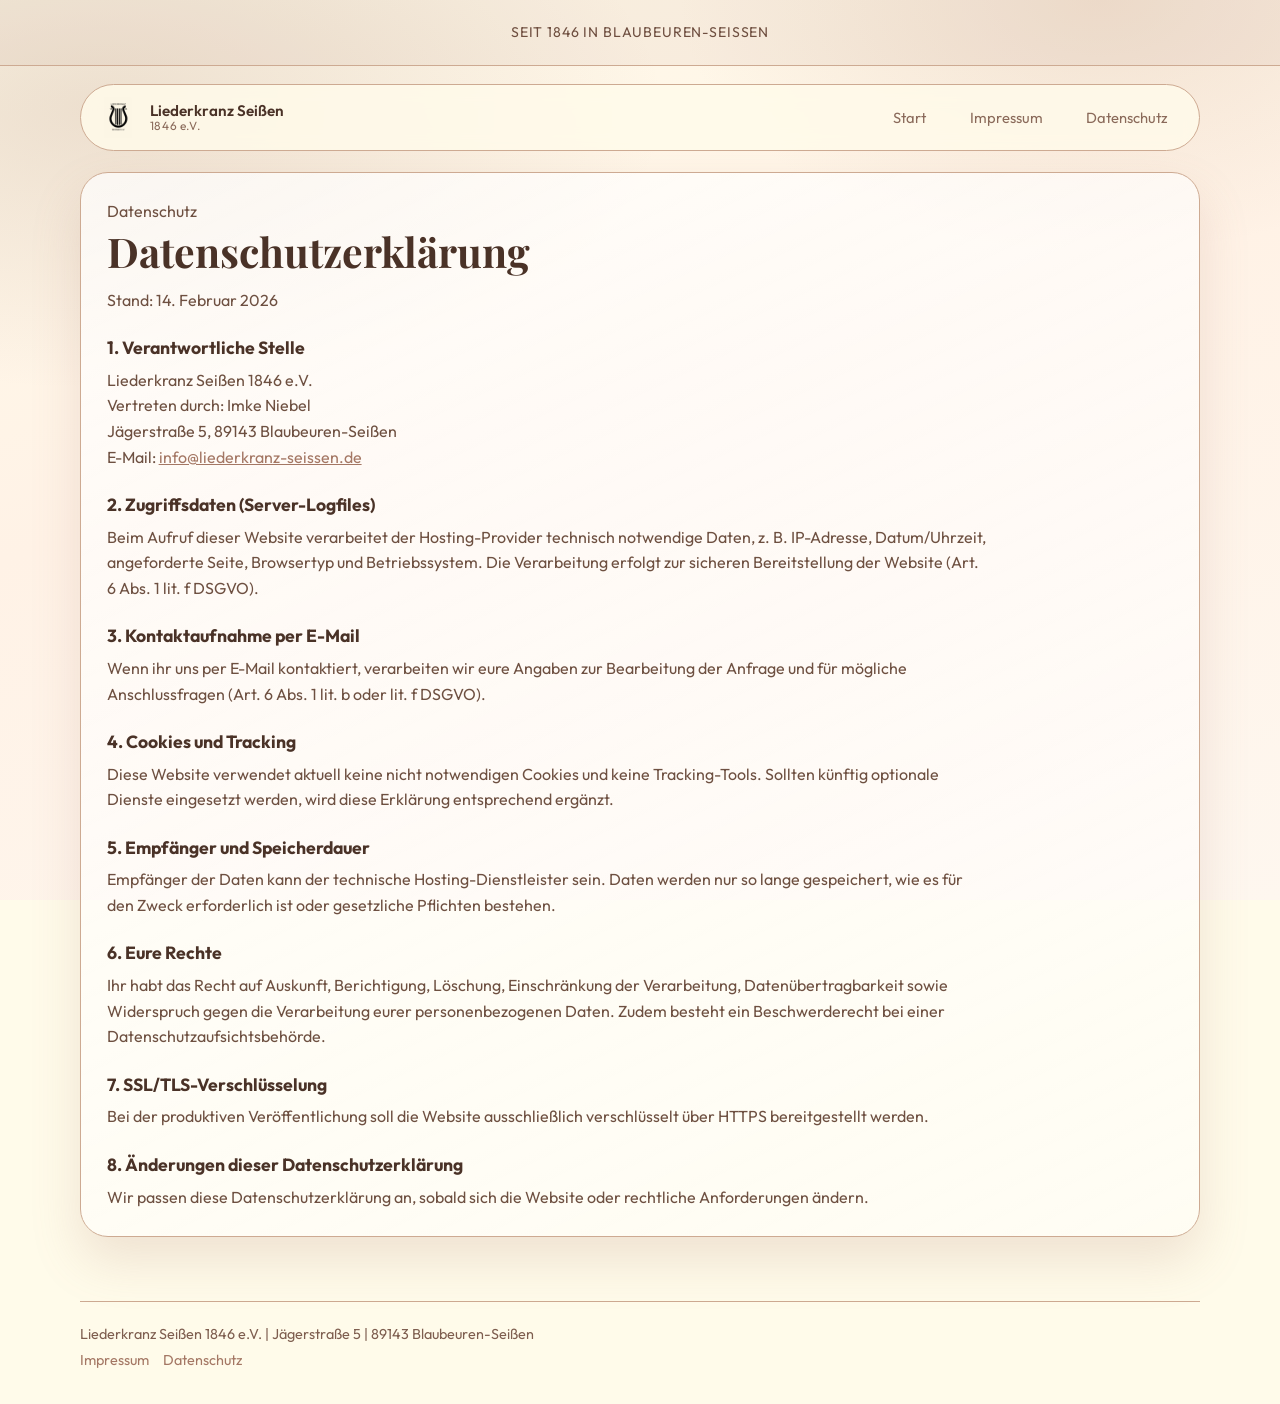
<file: datenschutz.html>
<!doctype html>
<html lang="de">
  <head>
    <meta charset="UTF-8" />
    <meta name="viewport" content="width=device-width, initial-scale=1.0" />
    <title>Datenschutz | Liederkranz Seißen 1846 e.V.</title>
    <meta name="description" content="Datenschutzerklärung des Liederkranz Seißen 1846 e.V." />
    <link rel="preconnect" href="https://fonts.googleapis.com" />
    <link rel="preconnect" href="https://fonts.gstatic.com" crossorigin />
    <link
      href="https://fonts.googleapis.com/css2?family=Outfit:wght@300;400;500;600;700&family=Playfair+Display:wght@500;600;700&display=swap"
      rel="stylesheet"
    />
    <link rel="stylesheet" href="styles.css" />
  </head>
  <body>
    <div class="page-bg" aria-hidden="true"></div>

    <header class="topbar">
      <p>Seit 1846 in Blaubeuren-Seißen</p>
    </header>

    <header class="site-header">
      <a class="brand" href="index.html" aria-label="Startseite Liederkranz Seißen">
        <img class="brand-logo" src="Images/logo-transparent.png" alt="Logo Liederkranz Seißen" />
        <span class="brand-text">
          <strong>Liederkranz Seißen</strong>
          <small>1846 e.V.</small>
        </span>
      </a>
      <nav aria-label="Hauptnavigation">
        <a href="index.html">Start</a>
        <a href="impressum.html">Impressum</a>
        <a href="datenschutz.html">Datenschutz</a>
      </nav>
    </header>

    <main class="legal-main">
      <section class="legal-card reveal">
        <p class="eyebrow">Datenschutz</p>
        <h1>Datenschutzerklärung</h1>
        <p>Stand: 14. Februar 2026</p>

        <h2>1. Verantwortliche Stelle</h2>
        <p>
          Liederkranz Seißen 1846 e.V.<br />
          Vertreten durch: Imke Niebel<br />
          Jägerstraße 5, 89143 Blaubeuren-Seißen<br />
          E-Mail:
          <a href="mailto:info@liederkranz-seissen.de">info@liederkranz-seissen.de</a>
        </p>

        <h2>2. Zugriffsdaten (Server-Logfiles)</h2>
        <p>
          Beim Aufruf dieser Website verarbeitet der Hosting-Provider technisch notwendige Daten,
          z. B. IP-Adresse, Datum/Uhrzeit, angeforderte Seite, Browsertyp und Betriebssystem.
          Die Verarbeitung erfolgt zur sicheren Bereitstellung der Website (Art. 6 Abs. 1 lit. f DSGVO).
        </p>

        <h2>3. Kontaktaufnahme per E-Mail</h2>
        <p>
          Wenn ihr uns per E-Mail kontaktiert, verarbeiten wir eure Angaben zur Bearbeitung der
          Anfrage und für mögliche Anschlussfragen (Art. 6 Abs. 1 lit. b oder lit. f DSGVO).
        </p>

        <h2>4. Cookies und Tracking</h2>
        <p>
          Diese Website verwendet aktuell keine nicht notwendigen Cookies und keine Tracking-Tools.
          Sollten künftig optionale Dienste eingesetzt werden, wird diese Erklärung entsprechend ergänzt.
        </p>

        <h2>5. Empfänger und Speicherdauer</h2>
        <p>
          Empfänger der Daten kann der technische Hosting-Dienstleister sein. Daten werden nur so
          lange gespeichert, wie es für den Zweck erforderlich ist oder gesetzliche Pflichten bestehen.
        </p>

        <h2>6. Eure Rechte</h2>
        <p>
          Ihr habt das Recht auf Auskunft, Berichtigung, Löschung, Einschränkung der Verarbeitung,
          Datenübertragbarkeit sowie Widerspruch gegen die Verarbeitung eurer personenbezogenen Daten.
          Zudem besteht ein Beschwerderecht bei einer Datenschutzaufsichtsbehörde.
        </p>

        <h2>7. SSL/TLS-Verschlüsselung</h2>
        <p>
          Bei der produktiven Veröffentlichung soll die Website ausschließlich verschlüsselt über
          HTTPS bereitgestellt werden.
        </p>

        <h2>8. Änderungen dieser Datenschutzerklärung</h2>
        <p>
          Wir passen diese Datenschutzerklärung an, sobald sich die Website oder rechtliche
          Anforderungen ändern.
        </p>
      </section>
    </main>

    <footer>
      <p>Liederkranz Seißen 1846 e.V. | Jägerstraße 5 | 89143 Blaubeuren-Seißen</p>
      <p class="footer-links">
        <a href="impressum.html">Impressum</a>
        <a href="datenschutz.html">Datenschutz</a>
      </p>
    </footer>
  </body>
</html>
</file>
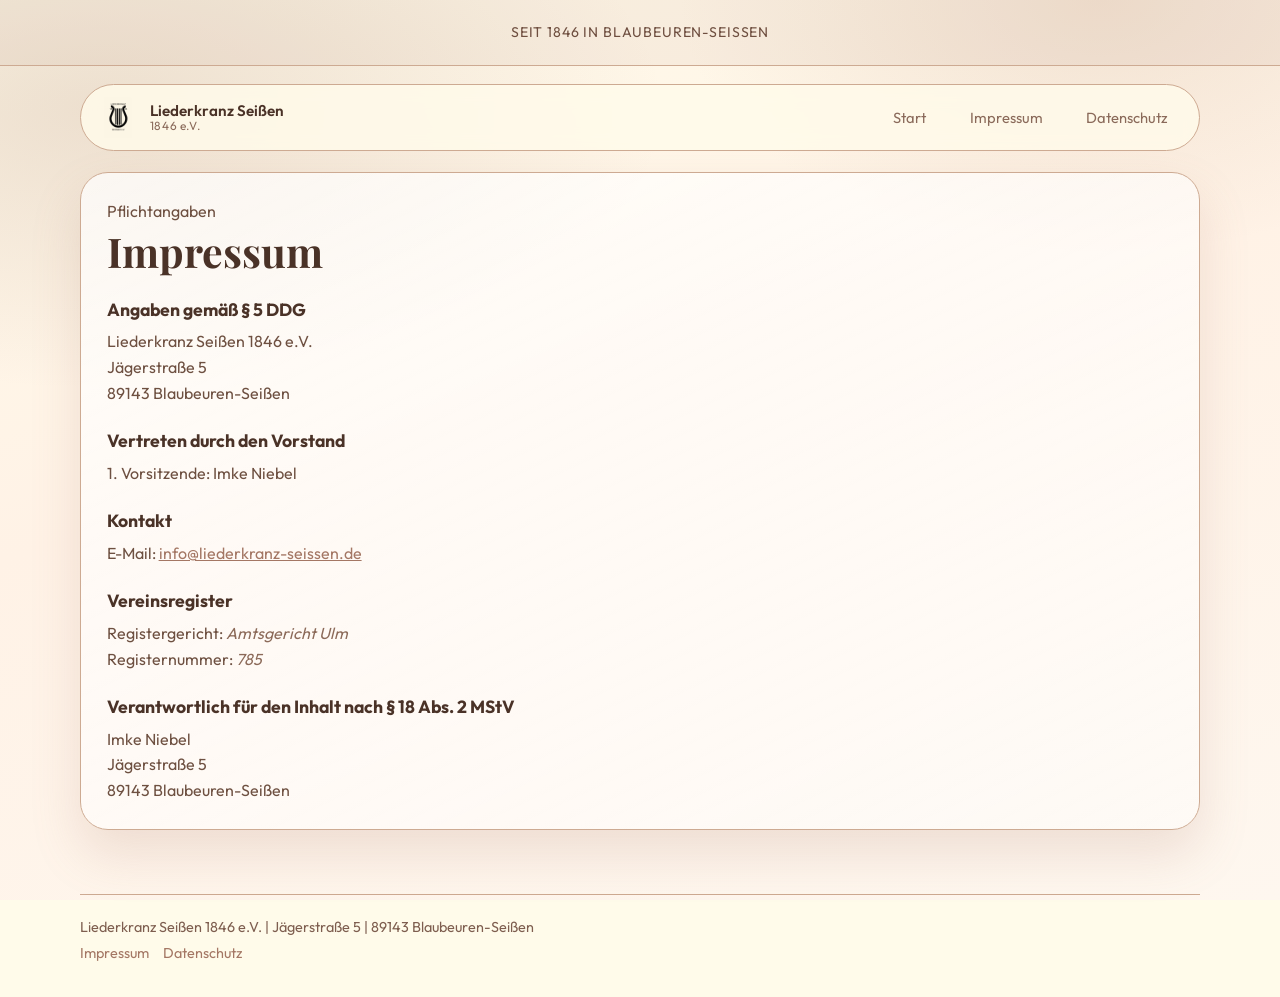
<file: impressum.html>
<!doctype html>
<html lang="de">
  <head>
    <meta charset="UTF-8" />
    <meta name="viewport" content="width=device-width, initial-scale=1.0" />
    <title>Impressum | Liederkranz Seißen 1846 e.V.</title>
    <meta name="description" content="Impressum des Liederkranz Seißen 1846 e.V." />
    <link rel="preconnect" href="https://fonts.googleapis.com" />
    <link rel="preconnect" href="https://fonts.gstatic.com" crossorigin />
    <link
      href="https://fonts.googleapis.com/css2?family=Outfit:wght@300;400;500;600;700&family=Playfair+Display:wght@500;600;700&display=swap"
      rel="stylesheet"
    />
    <link rel="stylesheet" href="styles.css" />
  </head>
  <body>
    <div class="page-bg" aria-hidden="true"></div>

    <header class="topbar">
      <p>Seit 1846 in Blaubeuren-Seißen</p>
    </header>

    <header class="site-header">
      <a class="brand" href="index.html" aria-label="Startseite Liederkranz Seißen">
        <img class="brand-logo" src="Images/logo-transparent.png" alt="Logo Liederkranz Seißen" />
        <span class="brand-text">
          <strong>Liederkranz Seißen</strong>
          <small>1846 e.V.</small>
        </span>
      </a>
      <nav aria-label="Hauptnavigation">
        <a href="index.html">Start</a>
        <a href="impressum.html">Impressum</a>
        <a href="datenschutz.html">Datenschutz</a>
      </nav>
    </header>

    <main class="legal-main">
      <section class="legal-card reveal">
        <p class="eyebrow">Pflichtangaben</p>
        <h1>Impressum</h1>

        <h2>Angaben gemäß § 5 DDG</h2>
        <p>
          Liederkranz Seißen 1846 e.V.<br />
          Jägerstraße 5<br />
          89143 Blaubeuren-Seißen
        </p>

        <h2>Vertreten durch den Vorstand</h2>
        <p>1. Vorsitzende: Imke Niebel</p>

        <h2>Kontakt</h2>
        <p>
          E-Mail:
          <a href="mailto:info@liederkranz-seissen.de">info@liederkranz-seissen.de</a>
        </p>

        <h2>Vereinsregister</h2>
        <p>
          Registergericht: <span class="placeholder">Amtsgericht Ulm</span><br />
          Registernummer: <span class="placeholder">785</span>
        </p>

        <h2>Verantwortlich für den Inhalt nach § 18 Abs. 2 MStV</h2>
        <p>
          Imke Niebel<br />
          Jägerstraße 5<br />
          89143 Blaubeuren-Seißen
        </p>
      </section>
    </main>

    <footer>
      <p>Liederkranz Seißen 1846 e.V. | Jägerstraße 5 | 89143 Blaubeuren-Seißen</p>
      <p class="footer-links">
        <a href="impressum.html">Impressum</a>
        <a href="datenschutz.html">Datenschutz</a>
      </p>
    </footer>
  </body>
</html>
</file>
<file: styles.css>
:root {
  --bg: #fffbea;
  --surface: #ffffff;
  --surface-2: #fff5ec;
  --text: #4a3227;
  --muted: #8a6a5a;
  --line: #cdaa92;
  --accent: #ff6969;
  --accent-2: #a47764;
  --shadow: 0 24px 50px rgba(164, 119, 100, 0.18);
}

* {
  box-sizing: border-box;
}

html,
body {
  margin: 0;
  padding: 0;
}

body {
  min-height: 100vh;
  font-family: "Outfit", "Segoe UI", sans-serif;
  background: var(--bg);
  color: var(--text);
  line-height: 1.6;
  overflow-x: hidden;
}

.page-bg {
  position: fixed;
  inset: 0;
  z-index: -1;
  background:
    radial-gradient(80vw 40vw at 8% 12%, rgba(164, 119, 100, 0.2), transparent 55%),
    radial-gradient(60vw 36vw at 86% 0%, rgba(205, 170, 146, 0.26), transparent 55%),
    linear-gradient(165deg, #fffbea 0%, #fff2e6 45%, #fef7ef 100%);
}

.topbar {
  border-bottom: 1px solid var(--line);
  padding: 0.45rem 1rem;
  text-align: center;
  color: #6f4f40;
  background: rgba(164, 119, 100, 0.08);
  font-size: 0.88rem;
  letter-spacing: 0.06em;
  text-transform: uppercase;
}

.site-header {
  width: min(1120px, calc(100% - 2rem));
  margin: 1.1rem auto 0;
  padding: 0.75rem 1rem;
  border: 1px solid var(--line);
  background: rgba(255, 251, 234, 0.85);
  border-radius: 999px;
  backdrop-filter: blur(10px);
  display: flex;
  align-items: center;
  justify-content: space-between;
  gap: 1rem;
  position: sticky;
  top: 0.75rem;
  z-index: 20;
}

.brand {
  display: inline-flex;
  align-items: center;
  gap: 0.7rem;
  color: var(--text);
  text-decoration: none;
}

.brand-logo {
  width: 2.6rem;
  height: 2.6rem;
  object-fit: contain;
  display: block;
}

.brand-text {
  display: inline-flex;
  flex-direction: column;
  line-height: 1.1;
}

.brand strong {
  font-size: 0.95rem;
  font-weight: 600;
}

.brand small {
  color: var(--muted);
  font-size: 0.74rem;
  letter-spacing: 0.05em;
}

.site-header nav {
  display: flex;
  gap: 0.9rem;
}

.site-header nav a {
  color: var(--muted);
  text-decoration: none;
  font-size: 0.92rem;
  border: 1px solid transparent;
  border-radius: 999px;
  padding: 0.45rem 0.85rem;
  transition: 200ms ease;
}

.site-header nav a:hover {
  color: #ffffff;
  border-color: var(--line);
  background: var(--accent-2);
}

main {
  width: min(1120px, calc(100% - 2rem));
  margin: 1.3rem auto 4rem;
  display: grid;
  gap: 1.1rem;
}

.hero,
.facts,
.women-choir,
.profiles,
.statement,
.contact {
  border: 1px solid var(--line);
  border-radius: 28px;
  padding: clamp(1.25rem, 2vw, 2rem);
  background: linear-gradient(155deg, rgba(255, 255, 255, 0.7), rgba(255, 255, 255, 0.45));
  box-shadow: var(--shadow);
}

.hero {
  display: grid;
  grid-template-columns: minmax(300px, 0.92fr) minmax(0, 1.08fr);
  align-items: center;
  gap: clamp(1rem, 2.2vw, 2rem);
  padding: clamp(1rem, 1.8vw, 1.6rem);
}

.hero .eyebrow {
  margin: 0;
  color: var(--muted);
  text-transform: uppercase;
  letter-spacing: 0.16em;
  font-size: 0.76rem;
}

.hero h1 {
  margin: 0.35rem 0 0.7rem;
  max-width: 15ch;
  font-size: clamp(2rem, 4vw, 3.5rem);
  line-height: 1.05;
  font-family: "Playfair Display", Georgia, serif;
}

.hero p {
  margin: 0;
  max-width: 68ch;
  color: #6e5041;
}

.hero-content {
  display: grid;
  gap: 0.9rem;
  align-content: center;
}

.hero-event {
  display: inline-flex;
  align-items: center;
  width: fit-content;
  padding: 0.45rem 0.9rem;
  border-radius: 999px;
  border: 1px solid #ef9999;
  background: #ffe4e4;
  color: #8a1f1f;
  font-size: 0.92rem;
  font-weight: 700;
  letter-spacing: 0.01em;
}

.hero-poster-wrap {
  margin: 0;
  padding: 0.75rem;
  border: 1px solid var(--line);
  border-radius: 24px;
  background: linear-gradient(180deg, rgba(255, 255, 255, 0.96), rgba(255, 245, 236, 0.86));
  box-shadow: inset 0 1px 0 rgba(255, 255, 255, 0.75);
}

.hero-poster {
  display: block;
  width: 100%;
  height: auto;
  max-height: min(74vh, 760px);
  border-radius: 18px;
  object-fit: contain;
  background: #ffffff;
}

.facts {
  display: grid;
  grid-template-columns: repeat(3, minmax(0, 1fr));
  gap: 0.8rem;
}

.facts article {
  border: 1px solid var(--line);
  background: var(--surface);
  border-radius: 18px;
  padding: 1rem;
}

.facts h2 {
  margin: 0 0 0.15rem;
  font-size: clamp(1.2rem, 2vw, 1.7rem);
  font-weight: 600;
}

.facts p {
  margin: 0;
  color: var(--muted);
  font-size: 0.92rem;
}

.section-title {
  margin: 0;
  font-size: clamp(1.35rem, 2.4vw, 2rem);
}

.profile-grid {
  margin-top: 0.9rem;
  display: grid;
  grid-template-columns: repeat(3, minmax(0, 1fr));
  gap: 0.8rem;
}

.choir-grid {
  margin-top: 0.9rem;
  display: grid;
  grid-template-columns: repeat(2, minmax(0, 1fr));
  gap: 0.8rem;
}

.women-choir-header {
  text-align: center;
}

.women-choir-kicker {
  margin: 0;
  color: var(--muted);
  text-transform: uppercase;
  letter-spacing: 0.1em;
  font-size: 0.78rem;
  font-weight: 600;
}

.women-choir .section-title {
  margin-top: 0.2rem;
}

.choir-card {
  border: 1px solid var(--line);
  background: var(--surface);
  border-radius: 18px;
  padding: 1rem;
}

.choir-card h3 {
  margin: 0;
  font-size: 1.05rem;
}

.choir-card p {
  margin: 0.65rem 0 0;
  color: var(--muted);
}

.concert-date {
  display: inline-flex;
  align-items: center;
  justify-content: center;
  margin: 0.7rem auto 0;
  padding: 0.42rem 0.85rem;
  border-radius: 999px;
  border: 1px solid #ef9999;
  background: #ffe4e4;
  color: #8a1f1f;
  font-weight: 700;
  letter-spacing: 0.02em;
  text-align: center;
}

.profile-card {
  border: 1px solid var(--line);
  background: var(--surface);
  border-radius: 18px;
  padding: 1rem;
}

.profile-card h3 {
  margin: 0;
  font-size: 1.05rem;
}

.profile-card ul {
  margin: 0.75rem 0 0;
  padding-left: 1.1rem;
  color: var(--muted);
  display: grid;
  gap: 0.28rem;
}

.statement h2,
.contact h2 {
  margin: 0 0 0.5rem;
  font-size: clamp(1.35rem, 2.4vw, 2rem);
}

.statement p,
.contact p {
  margin: 0;
  max-width: 68ch;
  color: #6e5041;
}

.statement-grid {
  display: grid;
  grid-template-columns: 1.1fr 1fr;
  gap: 1rem;
  align-items: center;
}

.statement-image-wrap {
  margin: 0;
  border: 1px solid var(--line);
  border-radius: 20px;
  overflow: hidden;
  background: #ffffff;
}

.statement-image {
  display: block;
  width: 100%;
  height: auto;
  object-fit: cover;
}

.statement-content h2 {
  margin: 0 0 0.55rem;
}

.contact-actions {
  margin-top: 1rem;
  display: flex;
  flex-wrap: wrap;
  gap: 0.65rem;
}

.contact-actions a {
  display: inline-flex;
  align-items: center;
  justify-content: center;
  min-height: 2.8rem;
  border: 1px solid var(--line);
  border-radius: 999px;
  color: #ffffff;
  text-decoration: none;
  padding: 0 1.1rem;
  transition: 200ms ease;
  background: var(--accent-2);
}

.contact-actions a:hover {
  background: var(--accent);
  color: #ffffff;
  border-color: var(--accent);
}

footer {
  width: min(1120px, calc(100% - 2rem));
  margin: 0 auto 2rem;
  border-top: 1px solid var(--line);
  color: #7e5e4f;
  padding-top: 1.1rem;
  font-size: 0.9rem;
}

footer p {
  margin: 0.2rem 0;
}

.reveal {
  opacity: 0;
  transform: translateY(18px);
  animation: reveal-in 650ms ease forwards;
}

.hero {
  animation-delay: 80ms;
}

.facts {
  animation-delay: 160ms;
}

.profiles {
  animation-delay: 240ms;
}

.women-choir {
  animation-delay: 220ms;
}

.statement {
  animation-delay: 320ms;
}

.contact {
  animation-delay: 400ms;
}

@keyframes reveal-in {
  to {
    opacity: 1;
    transform: translateY(0);
  }
}

@media (max-width: 980px) {
  .hero,
  .facts,
  .choir-grid,
  .profile-grid,
  .statement-grid {
    grid-template-columns: 1fr;
  }

  .hero h1 {
    max-width: 100%;
  }

  .hero-poster-wrap {
    width: 100%;
  }

  .hero-poster {
    max-height: 68vh;
  }
}

@media (max-width: 760px) {
  .site-header {
    border-radius: 22px;
    flex-direction: column;
    align-items: stretch;
    gap: 0.75rem;
  }

  .site-header nav {
    justify-content: space-between;
  }

  .site-header nav a {
    flex: 1;
    text-align: center;
  }
}

@media (prefers-reduced-motion: reduce) {
  .reveal {
    opacity: 1;
    transform: none;
    animation: none;
  }
}

.footer-links {
  display: flex;
  gap: 0.9rem;
  flex-wrap: wrap;
}

.footer-links a {
  color: var(--accent-2);
  text-decoration: none;
}

.footer-links a:hover {
  text-decoration: underline;
}

.legal-main {
  width: min(1120px, calc(100% - 2rem));
  margin: 1.3rem auto 4rem;
}

.legal-card {
  border: 1px solid var(--line);
  border-radius: 28px;
  padding: clamp(1.25rem, 2vw, 2rem);
  background: linear-gradient(155deg, rgba(255, 255, 255, 0.7), rgba(255, 255, 255, 0.45));
  box-shadow: var(--shadow);
}

.legal-card h1 {
  margin: 0.3rem 0 0.8rem;
  font-size: clamp(1.9rem, 3.2vw, 2.7rem);
  line-height: 1.12;
  font-family: "Playfair Display", Georgia, serif;
}

.legal-card h2 {
  margin: 1.3rem 0 0.35rem;
  font-size: 1.1rem;
}

.legal-card p {
  margin: 0;
  max-width: 80ch;
  color: #6e5041;
}

.legal-card a {
  color: var(--accent-2);
}

.placeholder {
  color: #8c6a59;
  font-style: italic;
}
</file>
